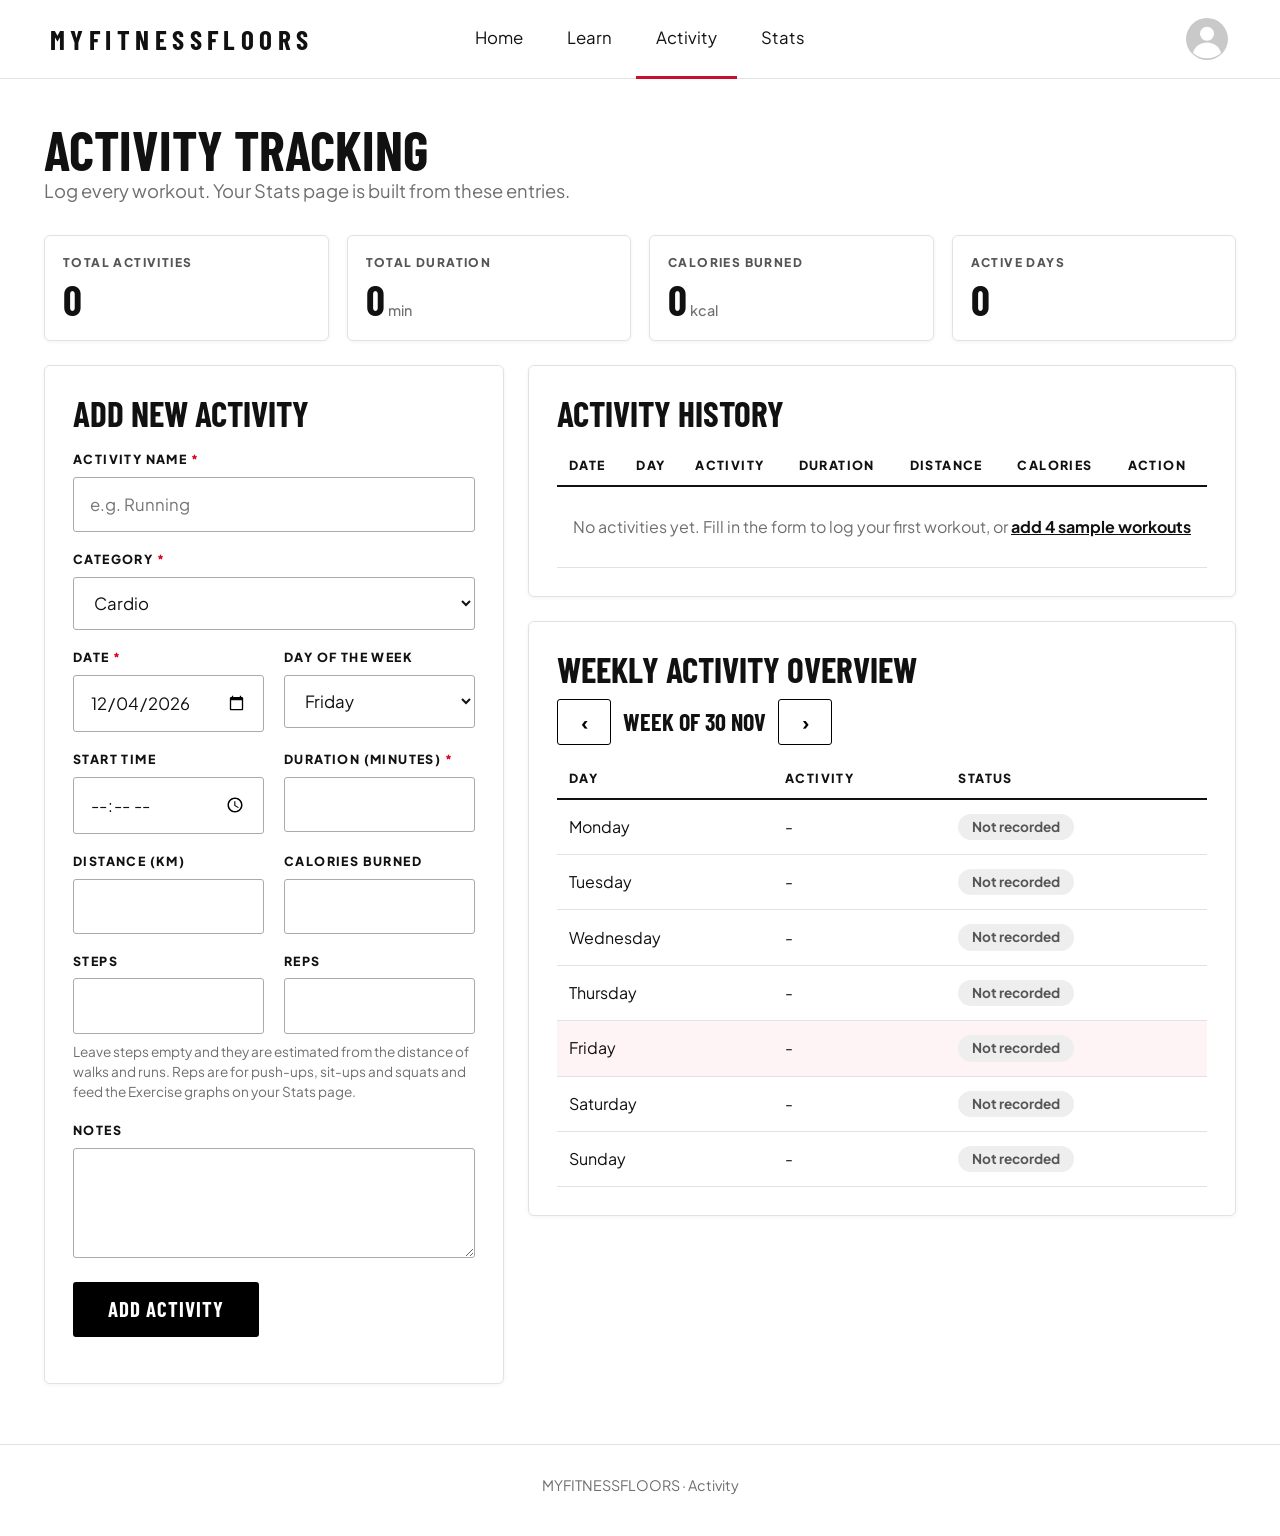
<file: Activity.html>
<!DOCTYPE html>
<html lang="en">
<head>
  <meta charset="UTF-8">
  <meta name="viewport" content="width=device-width, initial-scale=1.0">
  <title>Activity | MYFITNESSFLOORS</title>
  <link rel="preconnect" href="https://fonts.googleapis.com">
  <link rel="preconnect" href="https://fonts.gstatic.com" crossorigin>
  <link href="https://fonts.googleapis.com/css2?family=Barlow+Condensed:wght@500;600;700&family=Plus+Jakarta+Sans:wght@400;500;600;700;800&display=swap" rel="stylesheet">
  <link rel="stylesheet" href="Activity.css">
</head>
<body>

  <header class="topbar">
    <div class="topbar-inner">
      <a class="logo" href="index.html">MYFITNESSFLOORS</a>
      <nav aria-label="Main">
        <a href="index.html">Home</a>
        <a href="learn.html">Learn</a>
        <a href="Activity.html" class="active" aria-current="page">Activity</a>
        <a href="Stats.html">Stats</a>
      </nav>
      <a class="avatar-link" href="page2.html" aria-label="Profile" title="Profile">
        <svg viewBox="0 0 48 48" height ="40" width="40" aria-hidden="true"><circle cx="24" cy="24" r="24" fill="#c9c9c9"/><circle cx="24" cy="18" r="8" fill="#fff"/><path d="M8 40c2-8 9-12 16-12s14 4 16 12a24 24 0 0 1-32 0z" fill="#fff"/></svg>
      </a>
    </div>
  </header>

  <main class="wrap">

    <div class="page-head">
      <h1 class="page-title">Activity tracking</h1>
      <p class="lead">Log every workout. Your Stats page is built from these entries.</p>
    </div>

    <!-- 1. Summary -->
    <section class="tiles" id="activity-summary" aria-label="Activity summary">
      <div class="stat"><p class="label">Total activities</p><p class="value" id="sum-count">0</p></div>
      <div class="stat"><p class="label">Total duration</p><p class="value"><span id="sum-duration">0</span><span class="unit">min</span></p></div>
      <div class="stat"><p class="label">Calories burned</p><p class="value"><span id="sum-calories">0</span><span class="unit">kcal</span></p></div>
      <div class="stat"><p class="label">Active days</p><p class="value" id="sum-days">0</p></div>
    </section>

    <div class="activity-layout">

      <!-- 2. Adding new activity -->
      <section class="card" id="add-activity">
        <h2 class="title" id="form-title">Add new activity</h2>
        <form id="activity-form" class="form-grid" novalidate style="margin-top:18px">

          <div class="field req span-2">
            <label for="name">Activity name</label>
            <input type="text" id="name" placeholder="e.g. Running" required maxlength="60">
          </div>

          <div class="field req span-2">
            <label for="category">Category</label>
            <select id="category" required>
              <option value="cardio">Cardio</option>
              <option value="strength">Strength</option>
              <option value="pushups">Push-ups</option>
              <option value="situps">Sit-ups</option>
              <option value="squats">Squats</option>
              <option value="sports">Sports</option>
              <option value="other">Other</option>
            </select>
          </div>

          <div class="field req">
            <label for="date">Date</label>
            <input type="date" id="date" required>
          </div>

          <div class="field">
            <label for="day">Day of the week</label>
            <select id="day">
              <option>Monday</option><option>Tuesday</option><option>Wednesday</option>
              <option>Thursday</option><option>Friday</option><option>Saturday</option><option>Sunday</option>
            </select>
          </div>

          <div class="field">
            <label for="time">Start time</label>
            <input type="time" id="time">
          </div>

          <div class="field req">
            <label for="duration">Duration (minutes)</label>
            <input type="number" id="duration" min="1" required>
          </div>

          <div class="field">
            <label for="distance">Distance (km)</label>
            <input type="number" id="distance" min="0" step="0.1">
          </div>

          <div class="field">
            <label for="calories">Calories burned</label>
            <input type="number" id="calories" min="0">
          </div>

          <div class="field">
            <label for="steps">Steps</label>
            <input type="number" id="steps" min="0">
          </div>

          <div class="field">
            <label for="reps">Reps</label>
            <input type="number" id="reps" min="0">
          </div>
          <p class="hint span-2" style="margin-top:-10px">Leave steps empty and they are estimated from the distance of walks and runs. Reps are for push-ups, sit-ups and squats and feed the Exercise graphs on your Stats page.</p>

          <div class="field span-2">
            <label for="notes">Notes</label>
            <textarea id="notes" rows="3"></textarea>
          </div>

          <div class="form-actions span-2">
            <button type="submit" class="btn btn-black" id="submit-btn">Add activity</button>
            <button type="button" class="btn btn-outline" id="cancel-btn" hidden>Cancel</button>
          </div>
          <p class="span-2" id="form-message" role="status"></p>
        </form>
      </section>

      <div class="right-col">
        <!-- 3. History -->
        <section class="card" id="activity-history">
          <h2 class="title">Activity history</h2>
          <div class="table-wrap" style="margin-top:14px">
            <table id="history-table">
              <thead>
                <tr><th>Date</th><th>Day</th><th>Activity</th><th>Duration</th><th>Distance</th><th>Calories</th><th>Action</th></tr>
              </thead>
              <tbody id="history-body"></tbody>
            </table>
          </div>
        </section>

        <!-- 4. Weekly overview -->
        <section class="card" id="weekly-overview">
          <h2 class="title">Weekly activity overview</h2>
          <div class="week-nav">
            <button type="button" id="prev-week" aria-label="Previous week">&lsaquo;</button>
            <strong id="week-label">Week of</strong>
            <button type="button" id="next-week" aria-label="Next week">&rsaquo;</button>
          </div>
          <div class="table-wrap">
            <table>
              <thead><tr><th>Day</th><th>Activity</th><th>Status</th></tr></thead>
              <tbody id="week-body"></tbody>
            </table>
          </div>
        </section>
      </div>
    </div>

  </main>

  <footer class="footer">MYFITNESSFLOORS &middot; Activity</footer>
  <script src="activity.js"></script>
</body>
</html>
</file>
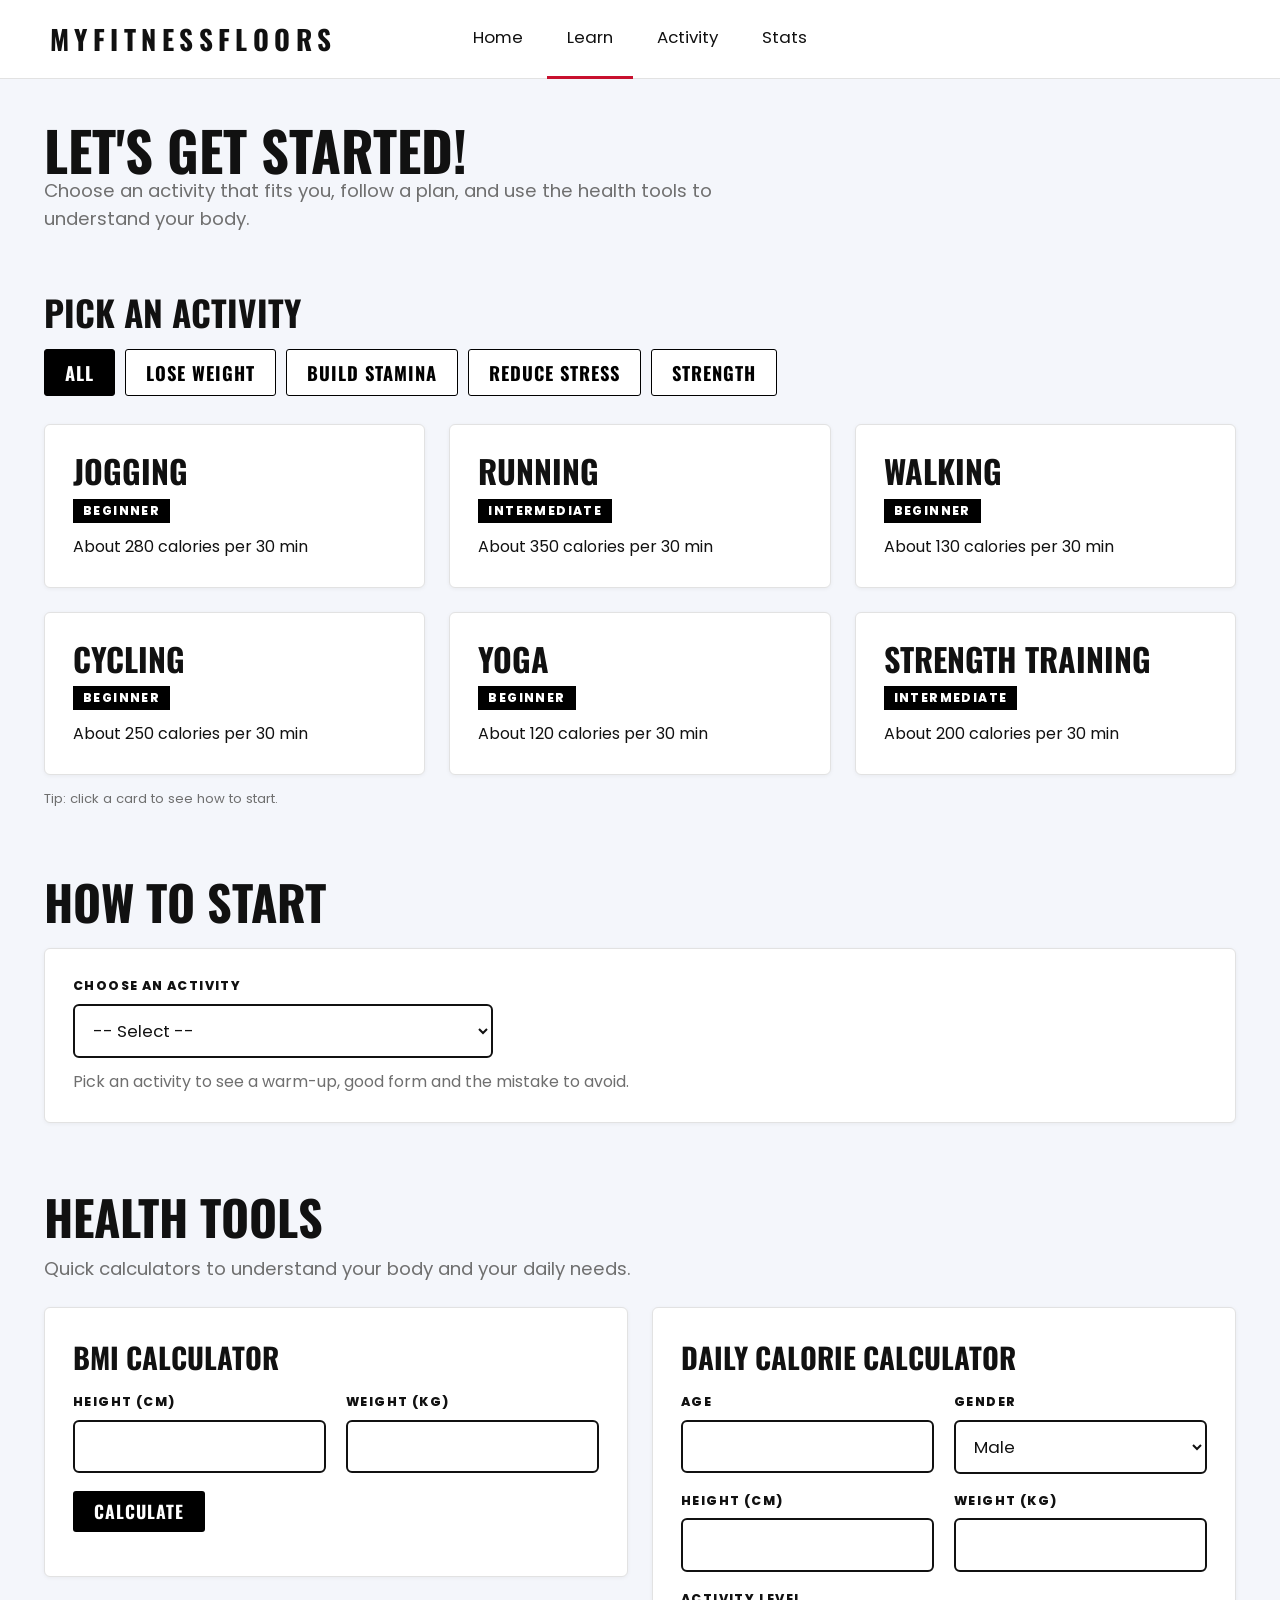
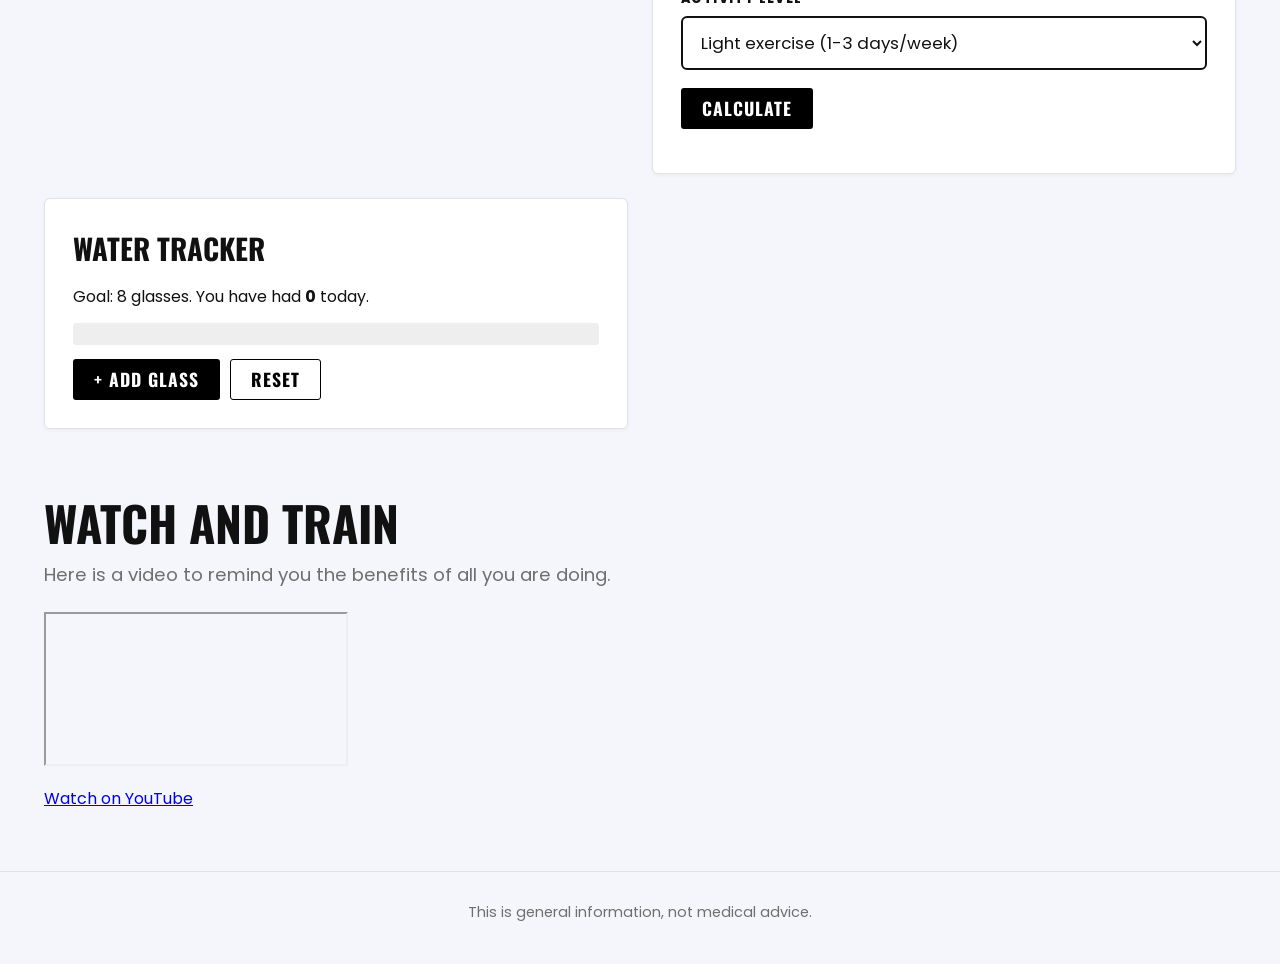
<file: learn.html>
<!DOCTYPE html>
<html lang="en">
  <head>
    <meta charset="UTF-8">
    <meta name="viewport" content="width=device-width, initial-scale=1">
    <title>Learn | MYFITNESSFLOORS</title>
    <link rel="preconnect" href="https://fonts.googleapis.com">
    <link rel="preconnect" href="https://fonts.gstatic.com" crossorigin>
    <link href="https://fonts.googleapis.com/css2?family=Oswald:wght@500;600;700&family=Poppins:wght@400;500;600;700&display=swap" rel="stylesheet">
   <link rel="stylesheet" href="style.css">
    
  
  </head>
  <body>
    <header class="topbar">
  <div class="topbar-inner">
    <a class="logo" href="index.html">MYFITNESSFLOORS</a>
    <nav aria-label="Main">
      <a href="index.html">Home</a>
      <a href="learn.html" class="active" aria-current="page">Learn</a>
      <a href="Activity.html">Activity</a>
      <a href="Stats.html">Stats</a>
    </nav>
    <a class="avatar-link" href="page2.html" aria-label="Profile" title="Profile">
     
    </a>
  </div>
</header>
  <main class="wrap">

    <div class="page-head">
      <h1 class="page-title">Let's get started!</h1>
      <p class="lead">Choose an activity that fits you, follow a plan, and use the health tools to understand your body.</p>
      
    </div>

    <!-- ===== Pick an activity ===== -->
    <section id="activities">
      <h2 class="title" style="margin:60px 0 18px">Pick an activity</h2>
      <div class="btn-row" id="filters" style="margin-bottom:28px">
        <button class="chip active" data-goal="all">All</button>
        <button class="chip" data-goal="weight">Lose weight</button>
        <button class="chip" data-goal="stamina">Build stamina</button>
        <button class="chip" data-goal="stress">Reduce stress</button>
        <button class="chip" data-goal="strength">Strength</button>
      </div>

      <div class="cards-grid">
        <article class="card activity-card" data-goal="weight stamina" data-tip="jogging" tabindex="0">
          <h3 class="title">Jogging</h3>
          <span class="badge">Beginner</span>
          <p>About 280 calories per 30 min</p>
        </article>
        <article class="card activity-card" data-goal="weight stamina" data-tip="running" tabindex="0">
          <h3 class="title">Running</h3>
          <span class="badge">Intermediate</span>
          <p>About 350 calories per 30 min</p>
        </article>
        <article class="card activity-card" data-goal="weight stress" data-tip="walking" tabindex="0">
          <h3 class="title">Walking</h3>
          <span class="badge">Beginner</span>
          <p>About 130 calories per 30 min</p>
        </article>
        <article class="card activity-card" data-goal="weight stamina" data-tip="cycling" tabindex="0">
          <h3 class="title">Cycling</h3>
          <span class="badge">Beginner</span>
          <p>About 250 calories per 30 min</p>
        </article>
        <article class="card activity-card" data-goal="stress strength" data-tip="yoga" tabindex="0">
          <h3 class="title">Yoga</h3>
          <span class="badge">Beginner</span>
          <p>About 120 calories per 30 min</p>
        </article>
        <article class="card activity-card" data-goal="strength weight" data-tip="strength" tabindex="0">
          <h3 class="title">Strength training</h3>
          <span class="badge">Intermediate</span>
          <p>About 200 calories per 30 min</p>
        </article>
      </div>
      <p class="muted small" style="margin-top:14px">Tip: click a card to see how to start.</p>
    </section>

    <!-- ===== How to start ===== -->
    <section id="how-to-start">
      <h2 class="section-title">How to start</h2>
      <div class="card">
        <div class="field" style="max-width:420px">
          <label for="tipSelect">Choose an activity</label>
          <select id="tipSelect">
            <option value="">-- Select --</option>
            <option value="jogging">Jogging</option>
            <option value="running">Running</option>
            <option value="walking">Walking</option>
            <option value="cycling">Cycling</option>
            <option value="yoga">Yoga</option>
            <option value="strength">Strength training</option>
          </select>
        </div>
        <div class="tips" id="tipText"><p class="muted">Pick an activity to see a warm-up, good form and the mistake to avoid.</p></div>
      </div>
    </section>

    

    <!-- ===== Health tools ===== -->
    <section id="health-tools">
      <h2 class="section-title">Health tools</h2>
      <p class="lead" style="margin:-8px 0 24px">Quick calculators to understand your body and your daily needs.</p>

      <div class="two-col">
        <!-- BMI -->
        <div class="card">
          <h3 class="tool-title">BMI calculator</h3>
          <div class="form-grid">
            <div class="field"><label for="bmiHeight">Height (cm)</label><input type="number" id="bmiHeight" min="1"></div>
            <div class="field"><label for="bmiWeight">Weight (kg)</label><input type="number" id="bmiWeight" min="1"></div>
          </div>
          <button class="btn btn-black btn-small" style="margin-top:18px" id="bmiBtn">Calculate</button>
          <p class="result" id="bmiResult" role="status"></p>
        </div>

        <!-- Calories -->
        <div class="card">
          <h3 class="tool-title">Daily calorie calculator</h3>
          <div class="form-grid">
            <div class="field"><label for="calAge">Age</label><input type="number" id="calAge" min="1"></div>
            <div class="field"><label for="calGender">Gender</label>
              <select id="calGender"><option value="male">Male</option><option value="female">Female</option></select></div>
            <div class="field"><label for="calHeight">Height (cm)</label><input type="number" id="calHeight" min="1"></div>
            <div class="field"><label for="calWeight">Weight (kg)</label><input type="number" id="calWeight" min="1"></div>
            <div class="field span-2"><label for="calActivity">Activity level</label>
              <select id="calActivity">
                <option value="1.2">Little or no exercise</option>
                <option value="1.375" selected>Light exercise (1-3 days/week)</option>
                <option value="1.55">Moderate exercise (3-5 days/week)</option>
                <option value="1.725">Hard exercise (6-7 days/week)</option>
              </select></div>
          </div>
          <button class="btn btn-black btn-small" style="margin-top:18px" id="calBtn">Calculate</button>
          <p class="result" id="calResult" role="status"></p>
        </div>

        <!-- Water -->
        <div class="card">
          <h3 class="tool-title">Water tracker</h3>
          <p>Goal: 8 glasses. You have had <strong id="glassCount">0</strong> today.</p>
          <div class="bar"><div class="bar-fill" id="waterBar"></div></div>
          <div class="btn-row">
            <button class="btn btn-black btn-small" id="addGlass">+ Add glass</button>
            <button class="btn btn-outline btn-small" id="resetWater">Reset</button>
          </div>
        </div>

      </div>
      
      
    </section>
    <!-- ===== Watch and train ===== -->
    <section id="watch">
      <h2 class="section-title">Watch and train</h2>
      <p class="lead" style="margin:-8px 0 24px">Here is a video to remind you the benefits of all you are doing.</p>
      <div class="video-box">
        <iframe src="https://www.youtube.com/embed/5m6qpyeDrqI"
                title="Workout video"
                allow="accelerometer; autoplay; clipboard-write; encrypted-media; gyroscope; picture-in-picture"
                allowfullscreen></iframe>
      </div>
      <p style="margin-top:14px"><a href="https://youtu.be/5m6qpyeDrqI" target="_blank" rel="noopener">Watch on YouTube</a></p>
    </section>
  </main>

  <footer class="footer">This is general information, not medical advice.</footer>
  <script src="learn.js"></script>
</body>
</html>
</file>
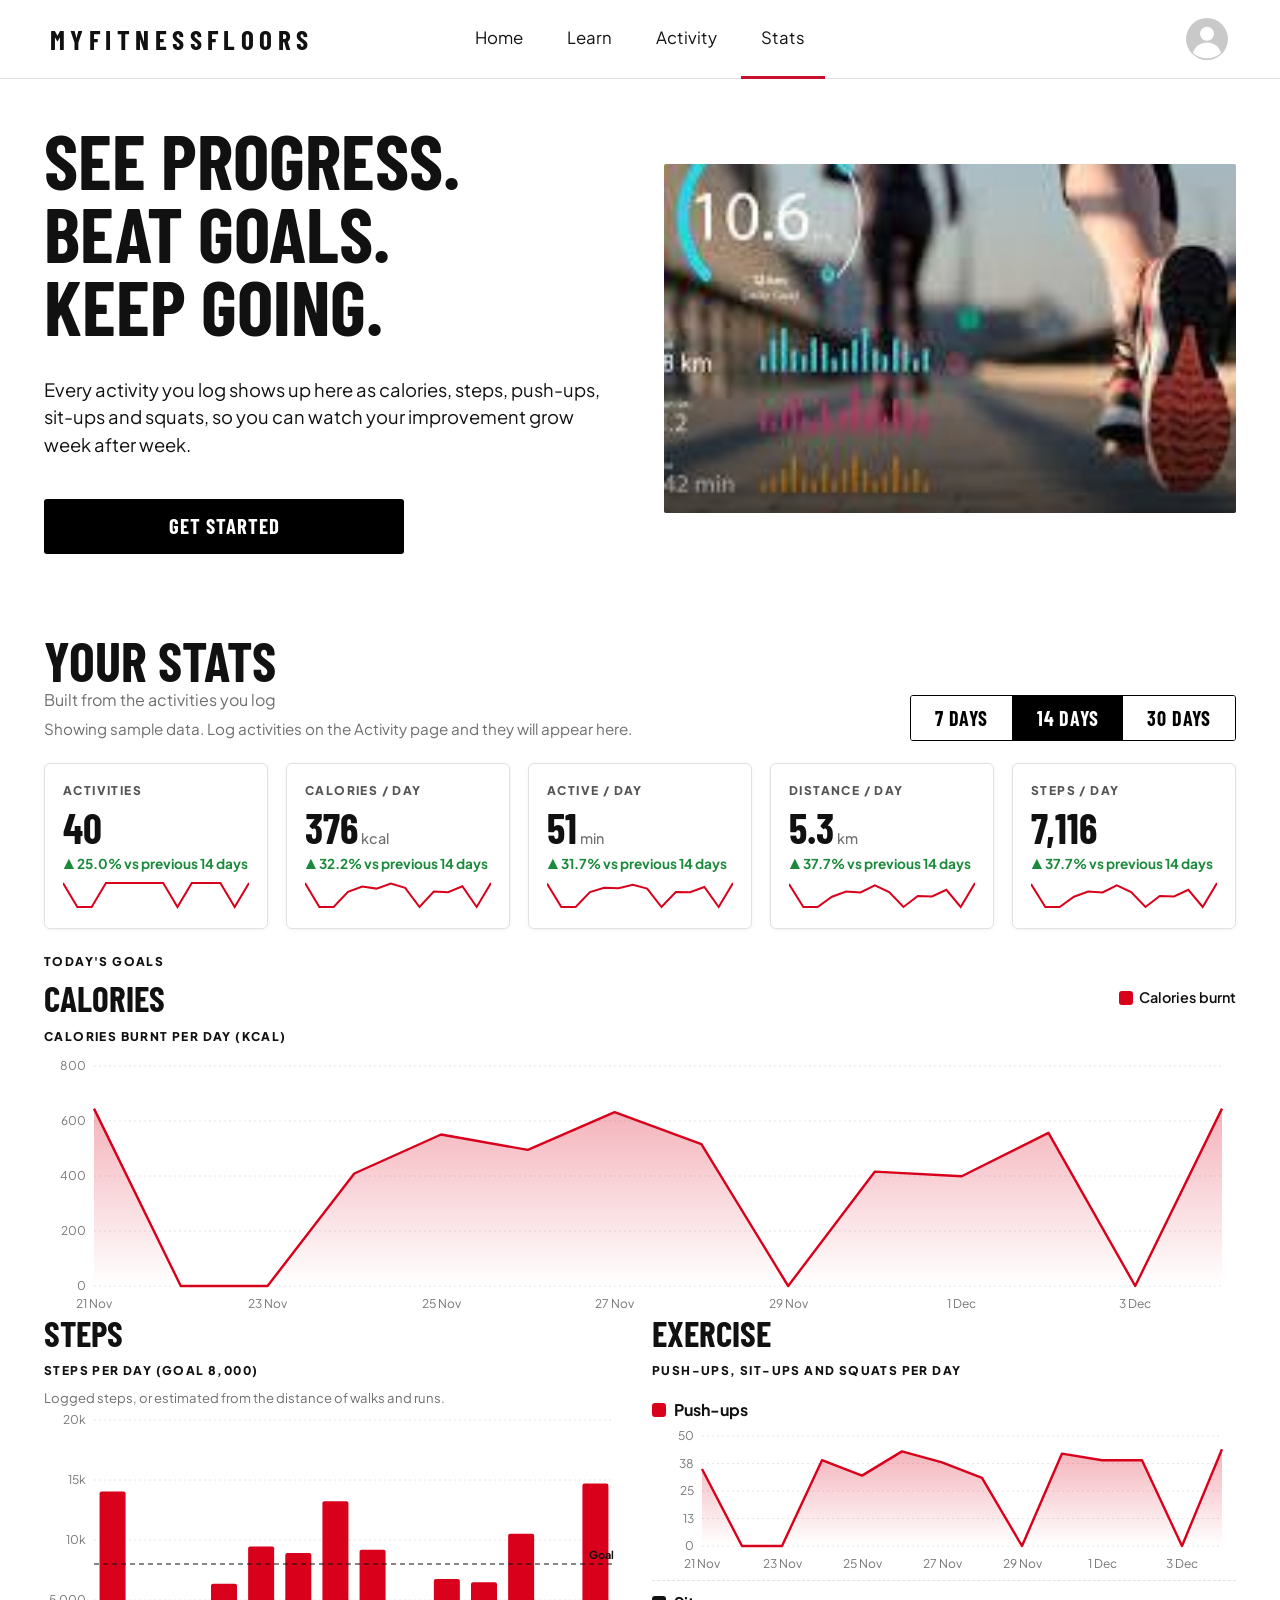
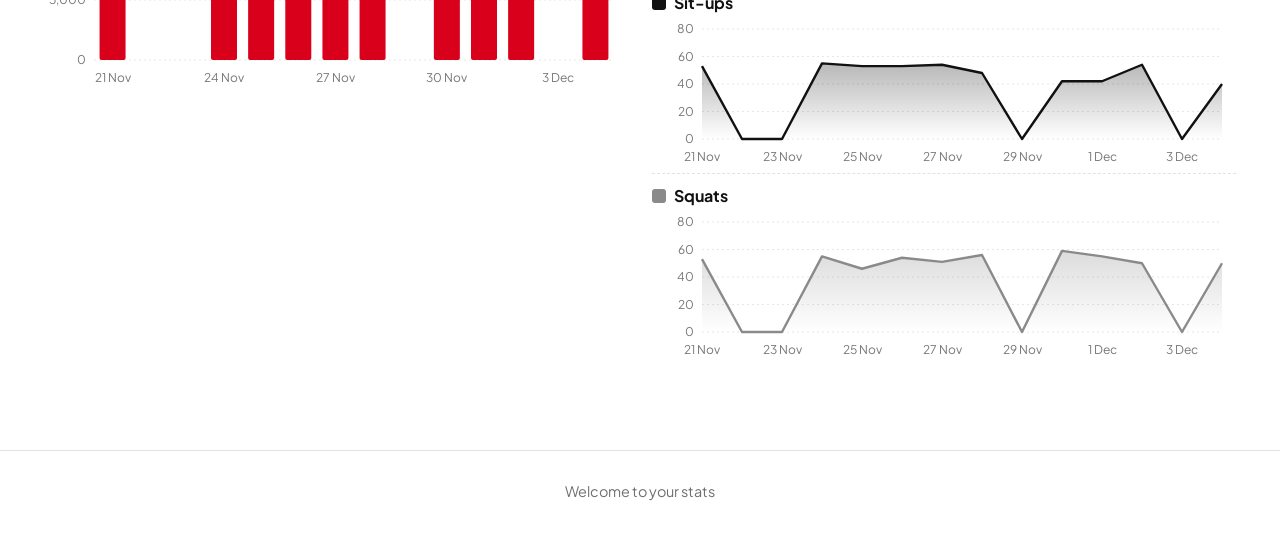
<file: Stats.html>
<!DOCTYPE html>
<html lang="en">
  <head>
    <meta charset="UTF-8">
    <meta name="viewport" content="width=device-width, initial-scale=1.0">
    <title>Stats | MYFITNESSFLOORS</title>
    <link rel="preconnect" href="https://fonts.googleapis.com">
    <link rel="preconnect" href="https://fonts.gstatic.com" crossorigin>
    <link href="https://fonts.googleapis.com/css2?family=Barlow+Condensed:wght@500;600;700&family=Plus+Jakarta+Sans:wght@400;500;600;700;800&display=swap" rel="stylesheet">
    <link rel="stylesheet" href="Stats.css">
    
  </head>

  <body>
    <header class="topbar">
      <div class="topbar-inner">
        <a class="logo" href="index.html">MYFITNESSFLOORS</a>
        <nav aria-label="Main">
          <a href="index.html">Home</a>
          <a href="learn.html">Learn</a>
          <a href="Activity.html">Activity</a>
          <a href="Stats.html" class="active" aria-current="page">Stats</a>
        </nav>
        <a class="avatar-link" href="page2.html" aria-label="Profile" title="Profile">
        <svg viewBox="0 0 48 48" aria-hidden="true"><circle cx="24" cy="24" r="24" fill="#c9c9c9"/><circle cx="24" cy="18" r="8" fill="#fff"/><path d="M8 40c2-8 9-12 16-12s14 4 16 12a24 24 0 0 1-32 0z" fill="#fff"/></svg>
        </a>
      </div>
    </header>

    <main class = "wrap">

      <section class="hero">
        <div class="hero-text">
          <h1 class="hero-title">See progress.<br>Beat goals.<br>Keep going.</h1>
          <p>Every activity you log shows up here as calories, steps, push-ups, sit-ups and squats, so you can watch your improvement grow week after week.</p>
          <a href="#stats" class="btn btn-black btn-wide">Get started</a>
        </div>

        <div class="hero-photo" role="img" aria-label="Runner and a fitness tracker"></div>
        
      </section>

      <div class="stats-head" id="stats">
        <div>
          <h2 class="page-title">Your stats</h2>
          <p class="muted">Built from the activities you log</p>
          <p class="data-note" id="data-note"></p>
        </div>
        <div class="tabs" role="tablist" aria-label="Time period">
          <button class="tab" data-days="7">7 days</button>
          <button class="tab active" data-days="14">14 days</button>
          <button class="tab" data-days="30">30 days</button>
        </div>
      </div>

      <section class="tiles five" id="summary" aria-label="Summary"></section>

      <section class="card">
        <h2 class="label">Today's goals</h2>
        <div class="rings" id="rings"></div>
      </section>

      <section class="card">
        <div class="card-head">
          <h2 class="title">Calories</h2>
          <div class="legend" id="legend-calories"></div>
        </div>
        <h3 class="label">Calories burnt per day (kcal)</h3>
        <div class="chart" id="chart-calories"></div>
      </section>

      <div class="two-col" style="margin-bottom:24px">
        <section class="card">
          <h2 class="title">Steps</h2>
          <h3 class="label">Steps per day (goal 8,000)</h3>
          <p class="muted small">Logged steps, or estimated from the distance of walks and runs.</p>
          <div class="chart" id="chart-steps"></div>
        </section>

        <section class="card">
          <h2 class="title">Exercise</h2>
          <h3 class="label">Push-ups, sit-ups and squats per day</h3>
          <div class="chart" id="chart-reps"></div>
        </section>
      </div>

      
      </div>

  </main>

  
  <footer class="footer">Welcome to your stats</footer>

  <div id="tooltip" role="tooltip"></div>
  <script src="Stats.js"></script>


      
    
  </body>
</html>
</file>
<file: Activity.css>
/* 
   MYFITNESSFLOORS - Activity page styles
   Look: white pages, black buttons, big condensed uppercase headlines,
   thin grey card borders. Red is used for accents and data.
   */

:root {
  --red: #d9001b;
  --red-dark: #a80015;
  --ink: #111111;
  --grey: #6f6f6f;
  --line: #e2e2e2;
  --field: #aaaaaa;
  --bg: #ffffff;
  --good: #1b8a3a;
  --bad: #d9001b;
  --head: 'Barlow Condensed', 'Oswald', 'Arial Narrow', Impact, sans-serif;
  --body: 'Plus Jakarta Sans', 'Inter', system-ui, -apple-system, 'Segoe UI', Roboto, Arial, sans-serif;
}
* { box-sizing: border-box; margin: 0; padding: 0; }
html { scroll-behavior: smooth; }
body { font-family: var(--body); background: var(--bg); color: var(--ink); line-height: 1.5; }
img { max-width: 100%; display: block; }
button { font-family: inherit; cursor: pointer; }
:focus-visible { outline: 3px solid var(--red); outline-offset: 2px; }
[hidden] { display: none !important; }

/*  Top bar: logo left, links centred, profile avatar right */
.topbar { background: #fff; border-bottom: 1px solid var(--line); position: sticky; top: 0; z-index: 20; }
.topbar-inner {
max-width: 1240px; margin: 0 auto; padding: 0 30px; height: 78px;
  display: grid; grid-template-columns: 1fr auto 1fr; align-items: center; gap: 24px;
}
.logo {
  font-family: var(--head); font-weight: 700; font-size: 1.7rem; letter-spacing: .2em;
  text-decoration: none; color: var(--ink); white-space: nowrap; width: max-content;
}
.topbar nav { display: flex; align-self: stretch; justify-self: center; gap: 4px; }
.topbar nav a {
  display: flex; align-items: center; padding: 0 20px; text-decoration: none; color: var(--ink);
  font-size: 1.05rem; border-bottom: 3px solid transparent; margin-bottom: -1px;
}
.topbar nav a:hover { border-bottom-color: #ccc; }
.topbar nav a.active { border-bottom-color: #c8102e; }
.avatar-link { justify-self: end; display: block; width: 46px; height: 46px; border-radius: 50%; padding: 2px; }
.avatar-link svg { display: block; width: 100%; height: 100%; }
.avatar-link:hover { opacity: .85; }
.avatar-link.active { box-shadow: 0 0 0 3px #c8102e; }

/*  Layout */
.wrap { max-width: 1240px; margin: 0 auto; padding: 44px 24px 60px; }
.muted { color: var(--grey); }
.small { font-size: .82rem; }
section { scroll-margin-top: 100px; }

/*Type */
.page-title, .title { font-family: var(--head); font-weight: 700; text-transform: uppercase; line-height: 1; }
.page-title { font-size: 3.4rem; }
.lead { color: var(--grey); font-size: 1.15rem; max-width: 760px; }
.title { font-size: 2.2rem; line-height: 1.1; }
 .label { font-size: .75rem; font-weight: 800; letter-spacing: 1.4px; text-transform: uppercase; margin: 10px 0 8px; }
.page-head { margin-bottom: 30px; }

/*  Buttons and links  */
.btn {
  display: inline-block; border: 1px solid transparent; border-radius: 3px; padding: 14px 34px;
  font-family: var(--head); font-size: 1.3rem; font-weight: 700; letter-spacing: 1px;
  text-transform: uppercase; text-decoration: none; text-align: center; line-height: 1.2;
}
.btn-black { background: #000; color: #fff; }
.btn-black:hover { background: var(--red); }
.btn-outline { background: #fff; color: #000; border-color: #000; }
.btn-outline:hover { background: #000; color: #fff; }
.text-btn { background: none; border: 0; font-weight: 700; text-decoration: underline; color: var(--ink); font-size: inherit; padding: 0; }
.text-btn.danger { color: var(--red); }

/* Cards  */
.card {
  background: #fff; border: 1px solid var(--line); border-radius: 6px;
  box-shadow: 0 1px 4px rgba(0, 0, 0, .05); padding: 28px; margin-bottom: 24px;
}
.card p + p { margin-top: 10px; }
.pill { display: inline-block; padding: 3px 14px; border-radius: 999px; background: #eee; color: #555; font-size: .85rem; font-weight: 700; }
.pill.done { background: #e3f3e7; color: var(--good); }

/* Forms = */
.form-grid { display: grid; grid-template-columns: 1fr 1fr; gap: 18px 20px; }
.field label { display: block; margin-bottom: 8px; font-size: .78rem; font-weight: 800; letter-spacing: 1.4px; text-transform: uppercase; }
.field.req label::after { content: " *"; color: var(--red); }
.span-2 { grid-column: 1 / -1; }
.hint { font-size: .85rem; color: var(--grey); margin-top: 6px; }
input, select, textarea {
  width: 100%; padding: 14px 16px; font: inherit; font-size: 1.05rem; color: inherit; background: #fff;
  border: 1px solid var(--field); border-radius: 3px;
}
textarea { resize: vertical; min-height: 110px; }
input:user-invalid { border-color: var(--red); }
.form-actions { display: flex; gap: 12px; flex-wrap: wrap; align-items: center; }
.toast { margin-top: 12px; font-weight: 700; color: var(--good); }

/*  Tables  */
.table-wrap { overflow-x: auto; }
table { border-collapse: collapse; width: 100%; font-size: 1rem; }
th {
  text-align: left; font-size: .78rem; font-weight: 800; letter-spacing: 1.4px; text-transform: uppercase;
  padding: 10px 12px; border-bottom: 2px solid var(--ink); white-space: nowrap;
}
td { padding: 14px 12px; border-bottom: 1px solid var(--line); }
tbody tr:hover { background: #fafafa; }
tr.today td { background: #fff4f5; }
.empty { color: var(--grey); padding: 28px 12px; text-align: center; }

/*  Stat tiles  */
.tiles { display: grid; grid-template-columns: repeat(4, 1fr); gap: 18px; margin-bottom: 24px; }
.stat { background: #fff; border: 1px solid var(--line); border-radius: 6px; padding: 18px; box-shadow: 0 1px 4px rgba(0, 0, 0, .05); }
.stat .label { margin: 0 0 6px; color: #555; }
.stat .value { font-family: var(--head); font-size: 2.6rem; font-weight: 700; line-height: 1.05; }
.stat .unit { font-family: var(--body); font-size: .9rem; font-weight: 500; color: var(--grey); margin-left: 3px; }
.stat svg { display: block; width: 100%; height: 30px; }

/*Activity page */
.activity-layout { display: grid; grid-template-columns: minmax(320px, 460px) minmax(0, 1fr); gap: 24px; align-items: start; }
.activity-layout .card { margin-bottom: 0; }
.right-col { display: grid; grid-template-columns: minmax(0, 1fr); gap: 24px; min-width: 0; }
.week-nav { display: flex; align-items: center; gap: 12px; margin: 10px 0 14px; }
.week-nav button { width: 54px; height: 46px; background: #fff; border: 1px solid #000; border-radius: 3px; font-size: 1.2rem; font-weight: 700; }
.week-nav button:hover { background: #000; color: #fff; }
.week-nav strong { font-family: var(--head); font-size: 1.5rem; text-transform: uppercase; }
#history-table td:nth-child(3) { border-left: 4px solid var(--red); font-weight: 700; }
#history-table td { white-space: nowrap; }

/* Stats page  */
.key { display: inline-flex; align-items: center; gap: 6px; font-size: .9rem; font-weight: 600; }
.key i { width: 14px; height: 14px; border-radius: 3px; display: inline-block; }
.h1 { background: #f7c3c9; }
.h2 { background: #ee7f8b; }

/*  Footer */
.footer { text-align: center; padding: 30px 20px 40px; color: var(--grey); font-size: .9rem; border-top: 1px solid var(--line); }

/* Responsive  */
@media (max-width: 900px) {
  .activity-layout { grid-template-columns: minmax(0, 1fr); }
  .tiles { grid-template-columns: repeat(2, 1fr); }
}
@media (max-width: 640px) {
  .wrap { padding: 28px 16px 48px; }
  .form-grid { grid-template-columns: 1fr; }
  .tiles { grid-template-columns: 1fr 1fr; }
  .page-title { font-size: 2.6rem; }
  .card { padding: 20px; }
  .topbar-inner { padding: 0 12px; height: 64px; grid-template-columns: auto minmax(0, 1fr) auto; gap: 6px; }
  .logo { font-size: .85rem; letter-spacing: .04em; }
  .topbar nav { gap: 0; justify-self: stretch; justify-content: center; overflow-x: auto; scrollbar-width: none; }
  .topbar nav a { padding: 0 6px; font-size: .85rem; }
  .avatar-link { width: 34px; height: 34px; }
}
@media (max-width: 400px) {
  .logo { font-size: .72rem; letter-spacing: 0; }
  .topbar nav a { padding: 0 4px; font-size: .8rem; }
}
</file>
<file: style.css>
:root {
  --red: #d9001b;
  --red-dark: #a80015;
  --primary: #ff5a36;
  --primary-dark: #e0401d;
  --teal: #2ec4b6;
  --blue: #4361ee;
  --soft: #fff1ec;
  --ink: #111111;
  --grey: #6f6f6f;
  --line: #e2e2e2;
  --field: #aaaaaa;
  --bg: #f4f6fb;
  --good: #1b8a3a;
  --bad: #d9001b;
  --head: 'Oswald', 'Arial Narrow', Impact, sans-serif;
  --body: 'Poppins', system-ui, 'Segoe UI', Roboto, Arial, sans-serif;
}
* { box-sizing: border-box; margin: 0; padding: 0; }
html { scroll-behavior: smooth; }
body { font-family: var(--body); background: var(--bg); color: var(--ink); line-height: 1.5; }
img { max-width: 100%; display: block; }
button { font-family: inherit; cursor: pointer; }
:focus-visible { outline: 3px solid var(--red); outline-offset: 2px; }
[hidden] { display: none !important; }

/*  Top bar: logo left, links centred, profile avatar right  */
.topbar { background: #fff; border-bottom: 1px solid var(--line); position: sticky; top: 0; z-index: 20; }
.topbar-inner {
  max-width: 1240px; margin: 0 auto; padding: 0 30px; height: 78px;
  display: grid; grid-template-columns: 1fr auto 1fr; align-items: center; gap: 24px;
}
.logo {
  font-family: var(--head); font-weight: 700; font-size: 1.7rem; letter-spacing: .2em;
  text-decoration: none; color: var(--ink); white-space: nowrap; width: max-content;
}
.topbar nav { display: flex; align-self: stretch; justify-self: center; gap: 4px; }
.topbar nav a {
  display: flex; align-items: center; padding: 0 20px; text-decoration: none; color: var(--ink);
  font-size: 1.05rem; border-bottom: 3px solid transparent; margin-bottom: -1px;
}
.topbar nav a:hover { border-bottom-color: #ccc; }
.topbar nav a.active { border-bottom-color: #c8102e; }
.avatar-link { justify-self: end; display: block; width: 46px; height: 46px; border-radius: 50%; padding: 2px; }
.avatar-link svg { display: block; width: 100%; height: 100%; }
.avatar-link:hover { opacity: .85; }
.avatar-link.active { box-shadow: 0 0 0 3px #c8102e; }

/*  Layout  */
.wrap { max-width: 1240px; margin: 0 auto; padding: 44px 24px 60px; }
.two-col { display: grid; grid-template-columns: minmax(0, 1fr) minmax(0, 1fr); gap: 24px; align-items: start; }
.muted { color: var(--grey); }
.small { font-size: .82rem; }
section { scroll-margin-top: 100px; }

/* Type  */
.page-title, .section-title, .title { font-family: var(--head); font-weight: 700; text-transform: uppercase; line-height: 1; }
.page-title { font-size: 3.4rem; }
.lead { color: var(--grey); font-size: 1.15rem; max-width: 760px; }
.section-title { font-size: 3rem; margin: 70px 0 22px; }
.title { font-size: 2.2rem; line-height: 1.1; }
.label { font-size: .75rem; font-weight: 800; letter-spacing: 1.4px; text-transform: uppercase; margin: 10px 0 8px; }
.page-head { margin-bottom: 30px; }

/*  Buttons and links  */
.btn {
  display: inline-block; border: 1px solid transparent; border-radius: 3px; padding: 14px 34px;
  font-family: var(--head); font-size: 1.3rem; font-weight: 700; letter-spacing: 1px;
  text-transform: uppercase; text-decoration: none; text-align: center; line-height: 1.2;
}
.btn-black { background: #000; color: #fff; }
.btn-black:hover { background: var(--red); }
.btn-outline { background: #fff; color: #000; border-color: #000; }
.btn-outline:hover { background: #000; color: #fff; }
.btn-small { padding: 9px 20px; font-size: 1.1rem; }
.btn-row { display: flex; flex-wrap: wrap; gap: 10px; }
.chip {
  background: #fff; color: #000; border: 1px solid #000; border-radius: 3px; padding: 9px 20px;
  font-family: var(--head); font-size: 1.15rem; font-weight: 700; letter-spacing: 1px; text-transform: uppercase;
}
.chip:hover { background: #f1f1f1; }
.chip.active, .chip[aria-pressed="true"] { background: #000; color: #fff; }

/*  Cards  */
.card {
  background: #fff; border: 1px solid var(--line); border-radius: 6px;
  box-shadow: 0 1px 4px rgba(0, 0, 0, .05); padding: 28px; margin-bottom: 24px;
}
.two-col > .card { margin-bottom: 0; }
.card p + p { margin-top: 10px; }
.badge {
  display: inline-block; background: #000; color: #fff; font-size: .75rem; font-weight: 800;
  letter-spacing: 1.4px; text-transform: uppercase; padding: 3px 10px; margin: 10px 0 12px;
}

/*  Forms  */
.form-grid { display: grid; grid-template-columns: 1fr 1fr; gap: 18px 20px; }
.field label { display: block; margin-bottom: 8px; font-size: .78rem; font-weight: 800; letter-spacing: 1.4px; text-transform: uppercase; }
.span-2 { grid-column: 1 / -1; }
input, select, textarea {
  width: 100%; padding: 14px 16px; font: inherit; font-size: 1.05rem; color: inherit; background: #fff;
  border: 1px solid var(--field); border-radius: 3px;
}
textarea { resize: vertical; min-height: 110px; }
input:user-invalid { border-color: var(--red); }
.result { font-family: var(--head); font-size: 1.6rem; font-weight: 700; margin-top: 16px; line-height: 1.3; }
.result small { display: block; font-family: var(--body); font-size: .9rem; font-weight: 500; color: var(--grey); }

/*  Tables  */
.table-wrap { overflow-x: auto; }
table { border-collapse: collapse; width: 100%; font-size: 1rem; }
th {
  text-align: left; font-size: .78rem; font-weight: 800; letter-spacing: 1.4px; text-transform: uppercase;
  padding: 10px 12px; border-bottom: 2px solid var(--ink); white-space: nowrap;
}
td { padding: 14px 12px; border-bottom: 1px solid var(--line); }
tbody tr:hover { background: #fafafa; }
tr.today td { background: #fff4f5; }
.empty { color: var(--grey); padding: 28px 12px; text-align: center; }

/*  Learn page  */
.cards-grid { display: grid; grid-template-columns: repeat(3, 1fr); gap: 24px; }
.activity-card { margin: 0; cursor: pointer; transition: border-color .15s, transform .15s; }
.activity-card:hover { border-color: #000; transform: translateY(-2px); }
.activity-card .title { font-size: 2rem; }
.tips p { margin-top: 12px; }
.tips b { font-family: var(--head); text-transform: uppercase; letter-spacing: .5px; font-size: 1.15rem; }
.bar { background: #eee; height: 22px; border-radius: 3px; overflow: hidden; margin: 14px 0; }
.bar-fill { background: var(--red); height: 100%; width: 0; transition: width .3s; }
#tipBox { font-size: 1.2rem; margin-bottom: 14px; }
.tool-title { font-family: var(--head); font-size: 1.8rem; text-transform: uppercase; margin-bottom: 14px; }

/* Stats page  */
.guide { stroke: #999; stroke-dasharray: 3 3; }
.goal { stroke: var(--ink); stroke-dasharray: 5 4; stroke-width: 1.2; }
.key { display: inline-flex; align-items: center; gap: 6px; font-size: .9rem; font-weight: 600; }
.key i { width: 14px; height: 14px; border-radius: 3px; display: inline-block; }
.h1 { background: #f7c3c9; }
.h2 { background: #ee7f8b; }
.h3 { background: #e2384d; }

/*  Footer  */
.footer { text-align: center; padding: 30px 20px 40px; color: var(--grey); font-size: .9rem; border-top: 1px solid var(--line); }

/*  Responsive  */
@media (max-width: 900px) {
  .two-col { grid-template-columns: minmax(0, 1fr); }
  .cards-grid { grid-template-columns: 1fr 1fr; }
}
@media (max-width: 640px) {
  .wrap { padding: 28px 16px 48px; }
  .cards-grid, .form-grid { grid-template-columns: 1fr; }
  .page-title { font-size: 2.6rem; }
  .section-title { font-size: 2.3rem; margin-top: 50px; }
  .card { padding: 20px; }
  .topbar-inner { padding: 0 12px; height: 64px; grid-template-columns: auto minmax(0, 1fr) auto; gap: 6px; }
  .logo { font-size: .85rem; letter-spacing: .04em; }
  .topbar nav { gap: 0; justify-self: stretch; justify-content: center; overflow-x: auto; scrollbar-width: none; }
  .topbar nav a { padding: 0 6px; font-size: .85rem; }
  .avatar-link { width: 34px; height: 34px; }
}
@media (max-width: 400px) {
  .logo { font-size: .72rem; letter-spacing: 0; }
  .topbar nav a { padding: 0 4px; font-size: .8rem; }
}

.card .field input,
.card .field select {
  width: 100%;
  padding: 12px 14px !important;
  background: #fff !important;
  border: 2px solid #111 !important;
  border-radius: 6px !important;
}

.card .field input:focus,
.card .field select:focus {
  border-color: #d9001b !important;
  outline: none;
}

.card .table-wrap {
  border: 1px solid #e2e2e2 !important;
  border-radius: 6px;
  margin-top: 12px;
  overflow: hidden;
}

.card .table-wrap th {
  background: #111 !important;
  color: #fff !important;
  padding: 14px 16px !important;
}

.card .table-wrap td {
  padding: 14px 16px !important;
  border-bottom: 1px solid #e2e2e2 !important;
}

.card .table-wrap tbody tr:nth-child(even) {
  background: #f7f7f9;
}
</file>
<file: Stats.css>
/* MYFITNESSFLOORS - Stats Page Style */

:root {
  --red: #d9001b;
  --red-dark: #a80015;
  --ink: #111111;
  --grey: #6f6f6f;
  --line: #e2e2e2;
  --field: #aaaaaa;
  --bg: #ffffff;
  --good: #1b8a3a;
  --bad: #d9001b;
  --head: 'Barlow Condensed', 'Oswald', 'Arial Narrow', Impact, sans-serif;
  --body: 'Plus Jakarta Sans', 'Inter', system-ui, -apple-system, 'Segoe UI', Roboto, Arial, sans-serif;
}

* { box-sizing: border-box; margin: 0; padding: 0; }
html { scroll-behavior: smooth; }
body { font-family: var(--body); background: var(--bg); color: var(--ink); line-height: 1.5; }
img { max-width: 100%; display: block; }
button { font-family: inherit; cursor: pointer; }
:focus-visible { outline: 3px solid var(--red); outline-offset: 2px; }
[hidden] { display: none !important; }

/* TOP BAR: Logo left, links Centered, profile Avatar right */
.topbar { background: #fff; border-bottom: 1px solid var(--line); position: sticky; top: 0; z-index: 20; }

.topbar-inner {
  max-width: 1240px; margin: 0 auto; padding: 0 30px; height: 78px;
  display: grid; grid-template-columns: 1fr auto 1fr; align-items: center; gap: 24px;
}

.logo {
  font-family: var(--head); font-weight: 700; font-size: 1.7rem; letter-spacing: .2em;
  text-decoration: none; color: var(--ink); white-space: nowrap; width: max-content;
}

.topbar nav { display: flex; align-self: stretch; justify-self: center; gap: 4px; }

.topbar nav a {
  display: flex; align-items: center; padding: 0 20px; text-decoration: none; color: var(--ink);
  font-size: 1.05rem; border-bottom: 3px solid transparent; margin-bottom: -1px;
}
.topbar nav a:hover { border-bottom-color: #ccc; }

.topbar nav a.active { border-bottom-color: #c8102e; }

.avatar-link { justify-self: end; display: block; width: 46px; height: 46px; border-radius: 50%; padding: 2px; }

.avatar-link svg { display: block; width: 100%; height: 100%; }

.avatar-link:hover { opacity: .85; }

.avatar-link.active { box-shadow: 0 0 0 3px #c8102e; }

/* LAYOUT */
.wrap { max-width: 1240px; margin: 0 auto; padding: 44px 24px 60px; }

.two-col { display: grid; grid-template-columns: minmax(0, 1fr) minmax(0, 1fr); gap: 24px; align-items: start; }

.muted { color: var(--grey); }

.small { font-size: .82rem; }

section { scroll-margin-top: 100px; }

/* TYPE */
.page-title, .title, .hero-title { font-family: var(--head); font-weight: 700; text-transform: uppercase; line-height: 1; }
.page-title { font-size: 3.4rem; }
.title { font-size: 2.2rem; line-height: 1.1; }
.label { font-size: .75rem; font-weight: 800; letter-spacing: 1.4px; text-transform: uppercase; margin: 10px 0 8px; }

/* BUTTONS AND LINKS */
.btn {
  display: inline-block; border: 1px solid transparent; border-radius: 3px; padding: 14px 34px;
  font-family: var(--head); font-size: 1.3rem; font-weight: 700; letter-spacing: 1px;
  text-transform: uppercase; text-decoration: none; text-align: center; line-height: 1.2;
}

.btn-black { background: #000; color: #fff; }

.btn-black:hover { background: var(--red); }

.btn-wide { min-width: 360px; }

/* CARDS */
.card {
  
}

.two-col > .card { margin-bottom: 0; }

.card-head { display: flex; justify-content: space-between; align-items: center; flex-wrap: wrap; gap: 8px; }

.card p + p { margin-top: 10px; }

/* HERO */
.hero { display: grid; grid-template-columns: 1fr 1fr; gap: 48px; align-items: center; margin-bottom: 20px; }

.hero-title { font-size: clamp(3rem, 6vw, 5.2rem); line-height: .95; margin-bottom: 34px; }

.hero-text p { max-width: 100%; font-size: 1.15rem; margin-bottom: 40px; }

.hero-photo {
  position: relative; aspect-ratio: 820 / 500; border-radius: 2px; overflow: hidden;
  background: url('tracking.jpeg') center / cover no-repeat;
  
}
.hero-photo::after { content: ''; position: absolute; inset: 0; background: linear-gradient(to top, rgba(0, 0, 0, .45), transparent 40%); }

/* FORMS */
input, select, textarea {
  width: 100%; padding: 14px 16px; font: inherit; font-size: 1.05rem; color: inherit; background: #fff;
  border: 1px solid var(--field); border-radius: 3px;
}

textarea { resize: vertical; min-height: 110px; }

input:user-invalid { border-color: var(--red); }

/* TABLES */
.table-wrap { overflow-x: auto; }

table { border-collapse: collapse; width: 100%; font-size: 1rem; }

th {
  text-align: left; font-size: .78rem; font-weight: 800; letter-spacing: 1.4px; text-transform: uppercase;
  padding: 10px 12px; border-bottom: 2px solid var(--ink); white-space: nowrap;
}

td { padding: 14px 12px; border-bottom: 1px solid var(--line); }

tbody tr:hover { background: #fafafa; }

tr.today td { background: #fff4f5; }

.empty { color: var(--grey); padding: 28px 12px; text-align: center; }

/* STAT TILES */
.tiles { display: grid; grid-template-columns: repeat(4, 1fr); gap: 18px; margin-bottom: 24px; }

.tiles.five { grid-template-columns: repeat(5, 1fr); }

.stat { background: #fff; border: 1px solid var(--line); border-radius: 6px; padding: 18px; box-shadow: 0 1px 4px rgba(0, 0, 0, .05); }

.stat .label { margin: 0 0 6px; color: #555; }

.stat .value { font-family: var(--head); font-size: 2.6rem; font-weight: 700; line-height: 1.05; }

.stat .unit { font-family: var(--body); font-size: .9rem; font-weight: 500; color: var(--grey); margin-left: 3px; }

.stat .delta { font-size: .85rem; font-weight: 700; margin: 4px 0 6px; }

.delta.good { color: var(--good); }

.delta.bad { color: var(--bad); }

.delta.flat { color: var(--grey); }

.stat svg { display: block; width: 100%; height: 30px; }


/* STATS PAGE */
.stats-head { display: flex; justify-content: space-between; align-items: flex-end; flex-wrap: wrap; gap: 14px; margin: 80px 0 22px; }
.data-note { font-size: .95rem; color: var(--grey); margin-top: 6px; }
.tabs { display: flex; border: 1px solid #000; border-radius: 3px; overflow: hidden; background: #fff; }
.tab { border: none; background: #fff; white-space: nowrap; padding: 10px 24px; font-family: var(--head); font-size: 1.25rem; font-weight: 700; letter-spacing: .8px; text-transform: uppercase; color: #000; }
.tab + .tab { border-left: 1px solid #000; }
.tab.active { background: #000; color: #fff; }
.rings { display: grid; grid-template-columns: repeat(3, 1fr); gap: 10px; text-align: center; }
.ring svg { width: 100%; max-width: 130px; height: auto; }
.ring-bg { fill: none; stroke: #eee; stroke-width: 10; }
.ring-fg { fill: none; stroke: var(--red); stroke-width: 10; stroke-linecap: round; }
.ring-text { font-family: var(--head); font-size: 24px; font-weight: 700; text-anchor: middle; fill: var(--ink); }
.ring-label { font-size: .8rem; font-weight: 800; letter-spacing: 1.4px; text-transform: uppercase; margin-top: 8px; }
.ring-sub { color: var(--grey); }
.chart { width: 100%; position: relative; }
.chart svg { display: block; overflow: visible; }
.grid { stroke: #e6e6e6; stroke-dasharray: 2 3; }
.axis { font-family: var(--body); font-size: 12px; fill: #777; }
.guide { stroke: #999; stroke-dasharray: 3 3; }
.goal { stroke: var(--ink); stroke-dasharray: 5 4; stroke-width: 1.2; }
.goal-label { font-family: var(--body); font-size: 11px; font-weight: 700; fill: var(--ink); }
.legend { display: flex; gap: 14px; flex-wrap: wrap; }
.key { display: inline-flex; align-items: center; gap: 6px; font-size: .9rem; font-weight: 600; }
.key i { width: 14px; height: 14px; border-radius: 3px; display: inline-block; }
.mini { padding: 10px 0 6px; }
.mini + .mini { border-top: 1px dashed var(--line); }
.mini-title { display: flex; align-items: center; gap: 8px; font-size: 1rem; font-weight: 700; margin-bottom: 2px; }
.mini-title i { width: 14px; height: 14px; border-radius: 3px; display: inline-block; }
#tooltip {
  position: fixed; display: none; pointer-events: none; background: #000; color: #fff; font-size: .85rem;
  padding: 9px 12px; border-radius: 4px; z-index: 50; box-shadow: 0 4px 14px rgba(0, 0, 0, .25);
}
#tooltip strong { display: block; margin-bottom: 4px; font-family: var(--head); font-size: 1.1rem; letter-spacing: .6px; text-transform: uppercase; }
#tooltip .row { display: flex; align-items: center; gap: 6px; white-space: nowrap; }
#tooltip .dot { width: 8px; height: 8px; border-radius: 50%; display: inline-block; }


.heatmap { display: grid; grid-template-rows: repeat(7, 1fr); grid-auto-flow: column; grid-auto-columns: 1fr; gap: 5px; margin-top: 8px; }
.heatmap i { aspect-ratio: 1; border-radius: 3px; display: block; }
.h0 { background: #eeeeee; }
.h1 { background: #f7c3c9; }
.h2 { background: #ee7f8b; }
.h3 { background: #e2384d; }
.h4 { background: #a80015; }
.heatmap i.future { background: transparent; }
.heat-key { display: flex; align-items: center; gap: 4px; margin-top: 14px; justify-content: flex-end; }
.heat-key i { width: 16px; height: 16px; border-radius: 3px; display: inline-block; }

/* FOOTER */
.footer { text-align: center; padding: 30px 20px 40px; color: var(--grey); font-size: .9rem; border-top: 1px solid var(--line); }

/* RESPONSIVE */
@media (max-width: 1100px) {
  .tiles.five { grid-template-columns: repeat(3, 1fr); }
  .hero { gap: 40px; }
}

@media (max-width: 900px) {
  .hero, .two-col { grid-template-columns: minmax(0, 1fr); }
  .tiles { grid-template-columns: repeat(2, 1fr); }
  .btn-wide { min-width: 0; width: 100%; }
}

@media (max-width: 640px) {
  .wrap { padding: 28px 16px 48px; }
  .tiles.five { grid-template-columns: 1fr; }
  .tiles { grid-template-columns: 1fr 1fr; }
  .page-title { font-size: 2.6rem; }
  .card { padding: 20px; }
  .tab { padding: 8px 14px; font-size: 1.05rem; }
  .stats-head { margin-top: 50px; }
  
  .topbar-inner { padding: 0 12px; height: 64px; grid-template-columns: auto minmax(0, 1fr) auto; gap: 6px; }
  .logo { font-size: .85rem; letter-spacing: .04em; }
  .topbar nav { gap: 0; justify-self: stretch; justify-content: center; overflow-x: auto; scrollbar-width: none; }
  .topbar nav a { padding: 0 6px; font-size: .85rem; }
  .avatar-link { width: 34px; height: 34px; }
}

@media (max-width: 400px) {
  .logo { font-size: .72rem; letter-spacing: 0; }
  .topbar nav a { padding: 0 4px; font-size: .8rem; }
}
</file>
